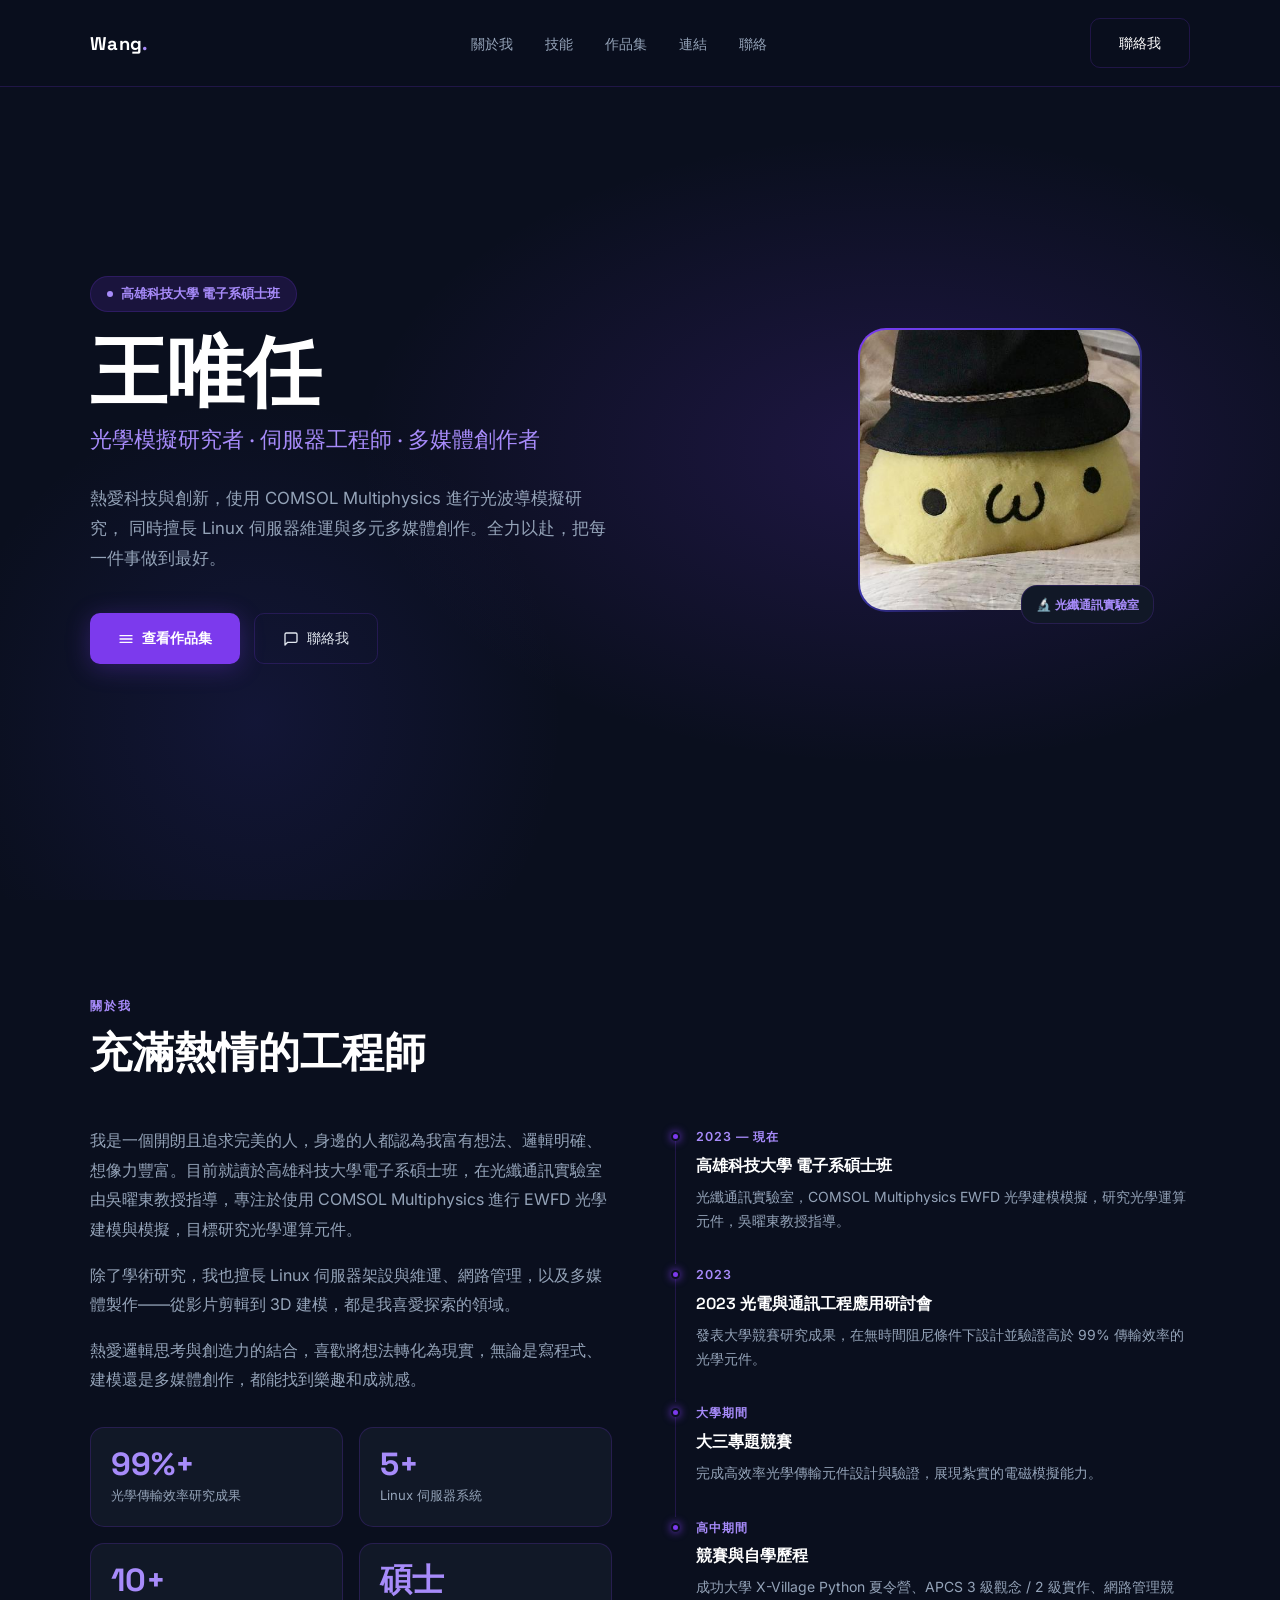
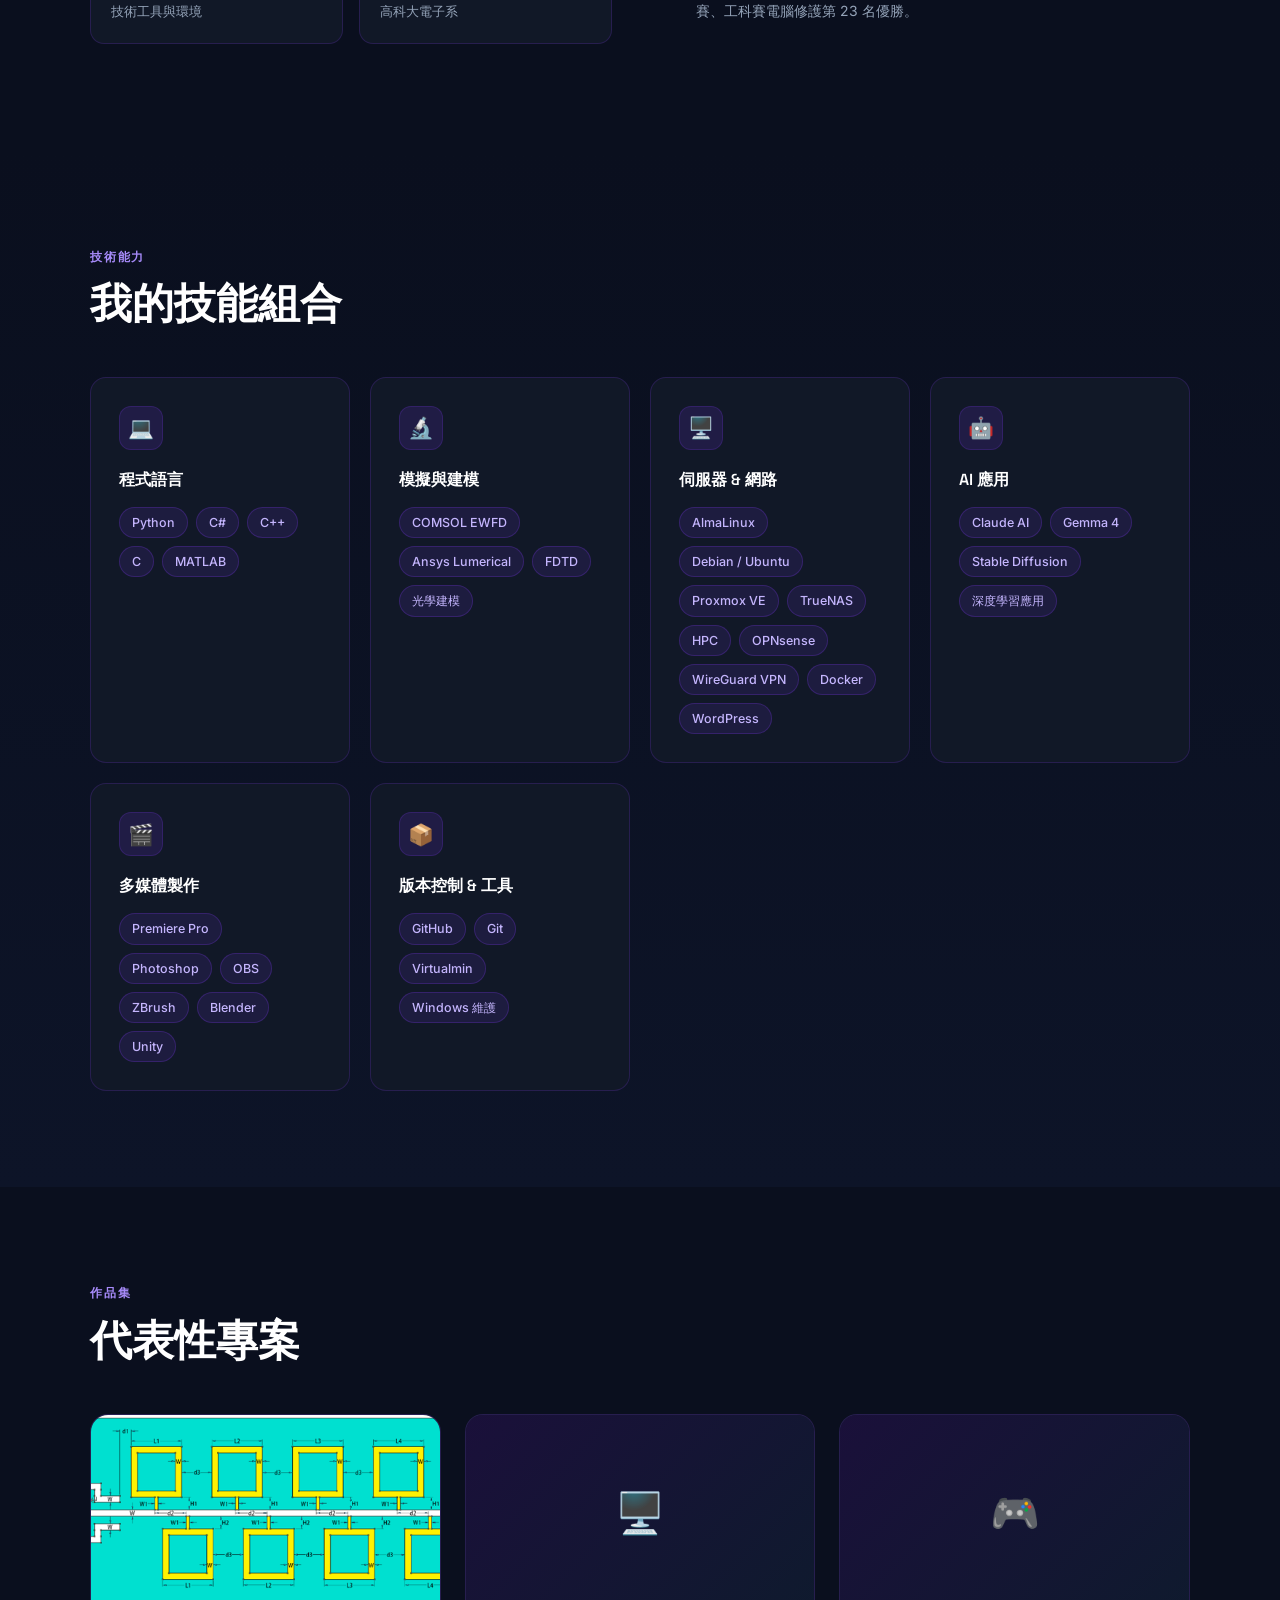
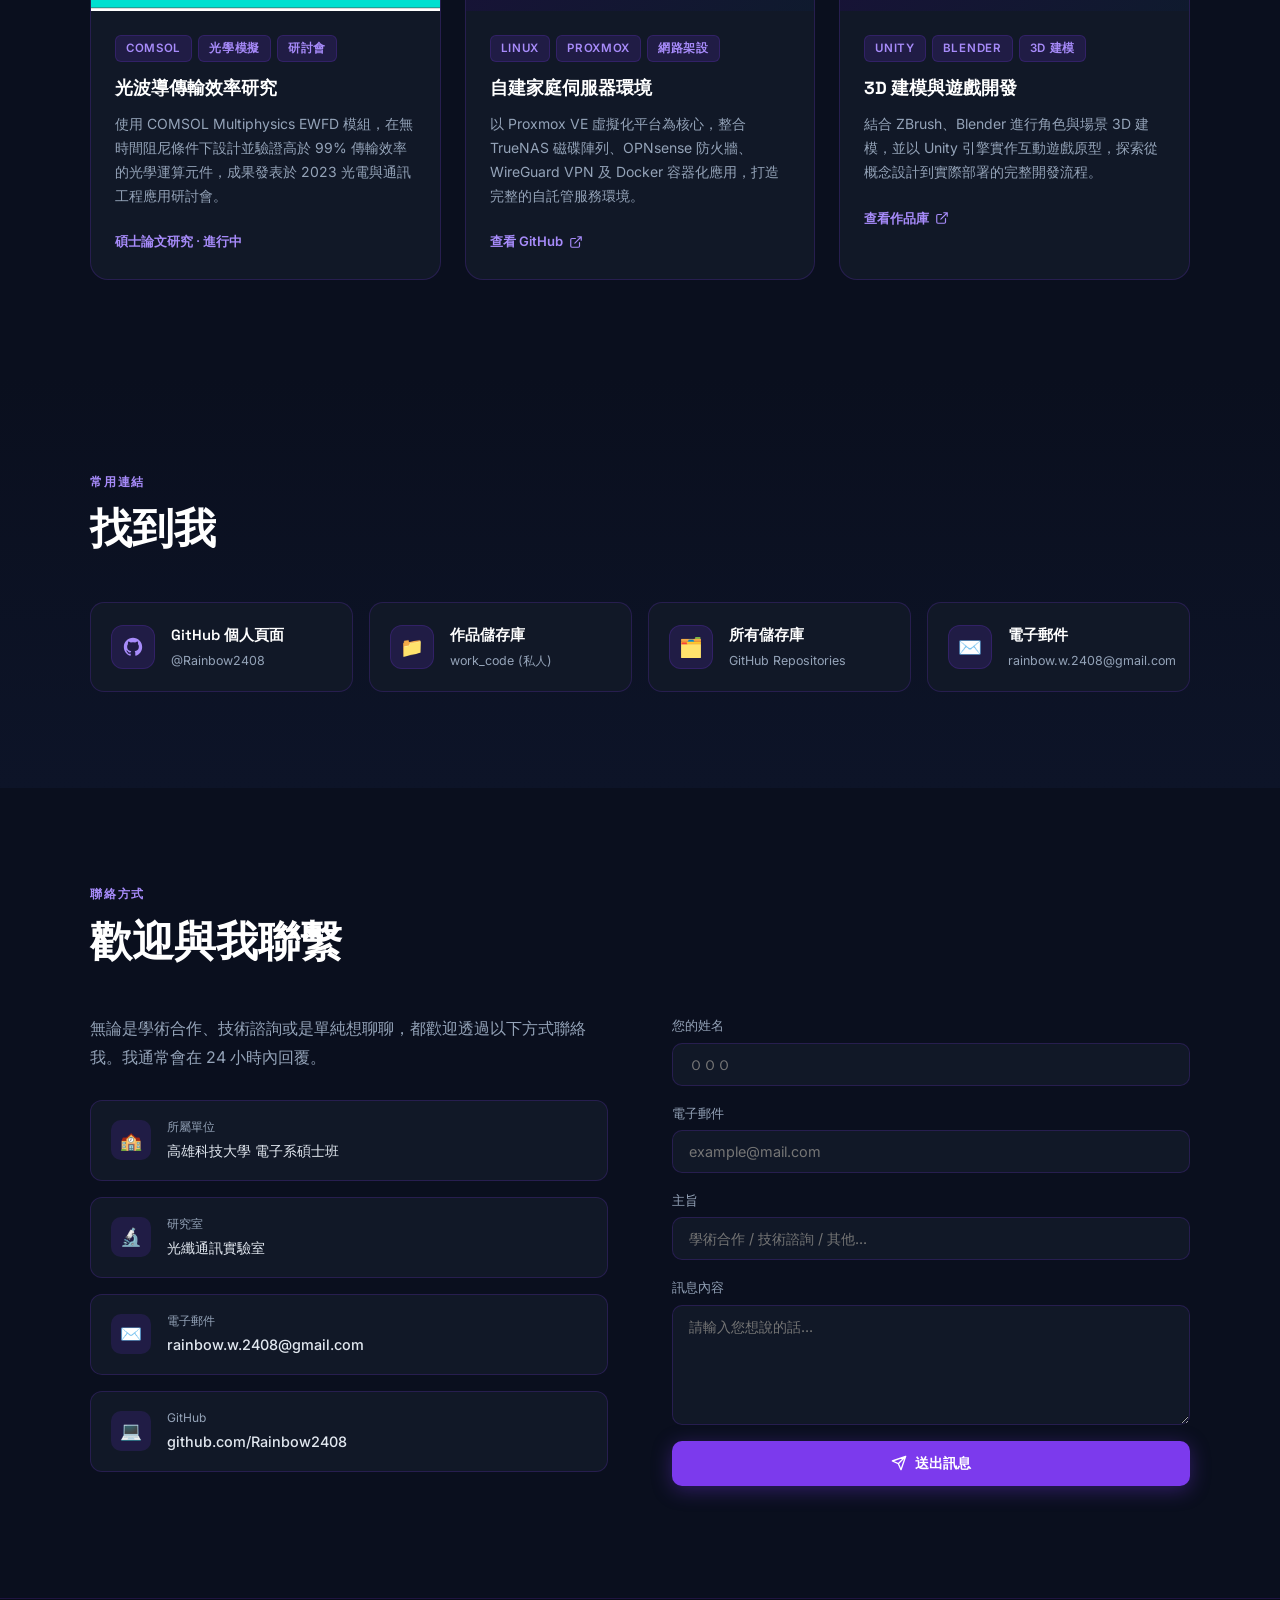
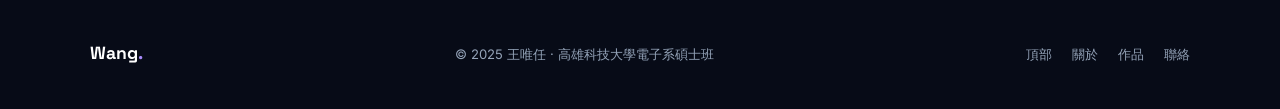
<file: index.html>
<!DOCTYPE html>
<html lang="zh-TW">
<head>
  <meta charset="UTF-8" />
  <meta name="viewport" content="width=device-width, initial-scale=1.0" />
  <title>個人作品集 | 高雄科技大學電子系碩士生</title>
  <link rel="preconnect" href="https://fonts.googleapis.com" />
  <link rel="preconnect" href="https://fonts.gstatic.com" crossorigin />
  <link href="https://fonts.googleapis.com/css2?family=Space+Grotesk:wght@300;400;500;600;700&family=Inter:wght@300;400;500;600&display=swap" rel="stylesheet" />

  <style>
    *, *::before, *::after { box-sizing: border-box; margin: 0; padding: 0; }

    :root {
      --bg:       #0A0F1E;
      --bg-card:  #111827;
      --bg-glass: rgba(17, 24, 39, 0.7);
      --purple:   #7C3AED;
      --purple-lt:#A78BFA;
      --purple-dim:rgba(124,58,237,0.15);
      --text:     #E2E8F0;
      --text-dim: #94A3B8;
      --border:   rgba(124,58,237,0.2);
      --font-h:   'Space Grotesk', sans-serif;
      --font-b:   'Inter', sans-serif;
    }

    html { scroll-behavior: smooth; }

    body {
      background: var(--bg);
      color: var(--text);
      font-family: var(--font-b);
      font-size: 16px;
      line-height: 1.7;
      overflow-x: hidden;
    }

    a { color: var(--purple-lt); text-decoration: none; transition: color .2s; }
    a:hover { color: #fff; }
    img { max-width: 100%; display: block; }

    .container { width: min(1100px, 90vw); margin: 0 auto; }
    section { padding: 96px 0; }

    .section-eyebrow {
      font-family: var(--font-h);
      font-size: .75rem;
      font-weight: 600;
      letter-spacing: .15em;
      text-transform: uppercase;
      color: var(--purple-lt);
      margin-bottom: 12px;
    }

    .section-title {
      font-family: var(--font-h);
      font-size: clamp(1.8rem, 4vw, 2.6rem);
      font-weight: 700;
      color: #fff;
      margin-bottom: 48px;
      line-height: 1.2;
    }

    /* Navbar */
    nav {
      position: fixed;
      top: 0; left: 0; right: 0;
      z-index: 100;
      padding: 18px 0;
      background: rgba(10,15,30,0.85);
      backdrop-filter: blur(14px);
      border-bottom: 1px solid var(--border);
    }

    .nav-inner {
      display: flex;
      align-items: center;
      justify-content: space-between;
    }

    .nav-logo {
      font-family: var(--font-h);
      font-size: 1.15rem;
      font-weight: 700;
      color: #fff;
      letter-spacing: .02em;
    }
    .nav-logo span { color: var(--purple-lt); }

    .nav-links { display: flex; gap: 32px; list-style: none; }
    .nav-links a { font-size: .875rem; font-weight: 500; color: var(--text-dim); transition: color .2s; }
    .nav-links a:hover { color: #fff; }

    .nav-cta {
      font-size: .875rem;
      font-weight: 600;
      padding: 8px 20px;
      border-radius: 8px;
      background: var(--purple);
      color: #fff !important;
      transition: background .2s, transform .15s;
    }
    .nav-cta:hover { background: #6D28D9; transform: translateY(-1px); }

    .hamburger {
      display: none;
      flex-direction: column;
      gap: 5px;
      cursor: pointer;
      background: none;
      border: none;
      padding: 4px;
    }
    .hamburger span {
      display: block; width: 22px; height: 2px;
      background: var(--text); border-radius: 2px; transition: all .3s;
    }

    .mobile-menu {
      display: none;
      flex-direction: column;
      background: var(--bg-card);
      border-top: 1px solid var(--border);
      padding: 16px 0;
    }
    .mobile-menu.open { display: flex; }
    .mobile-menu a { padding: 12px 24px; font-size: .9rem; color: var(--text-dim); font-weight: 500; }
    .mobile-menu a:hover { color: #fff; background: var(--purple-dim); }

    /* Hero */
    #hero {
      position: relative;
      min-height: 100vh;
      display: flex;
      align-items: center;
      overflow: hidden;
      padding: 120px 0 80px;
    }

    .hero-bg { position: absolute; inset: 0; z-index: 0; background: var(--bg); }
    .hero-bg::before {
      content: '';
      position: absolute; inset: 0;
      background:
        radial-gradient(ellipse 60% 50% at 70% 50%, rgba(124,58,237,0.18) 0%, transparent 70%),
        radial-gradient(ellipse 40% 60% at 20% 80%, rgba(79,70,229,0.12) 0%, transparent 60%);
    }

    .beam {
      position: absolute;
      height: 1px;
      background: linear-gradient(90deg, transparent, var(--purple-lt), transparent);
      opacity: 0;
      animation: beam-travel 4s ease-in-out infinite;
    }
    .beam:nth-child(1) { top: 28%; width: 60%; left: 30%; animation-delay: 0s; }
    .beam:nth-child(2) { top: 42%; width: 45%; left: 40%; animation-delay: 1.2s; }
    .beam:nth-child(3) { top: 56%; width: 55%; left: 25%; animation-delay: 2.4s; }
    .beam:nth-child(4) { top: 70%; width: 35%; left: 50%; animation-delay: 0.8s; }

    @keyframes beam-travel {
      0%   { opacity: 0; transform: scaleX(0) translateX(-10%); }
      20%  { opacity: .6; }
      50%  { opacity: .3; transform: scaleX(1) translateX(0); }
      80%  { opacity: .6; }
      100% { opacity: 0; transform: scaleX(0) translateX(10%); }
    }

    .hero-inner {
      position: relative; z-index: 1;
      display: grid;
      grid-template-columns: 1fr 380px;
      gap: 64px;
      align-items: center;
    }

    .hero-tag {
      display: inline-flex;
      align-items: center;
      gap: 8px;
      background: var(--purple-dim);
      border: 1px solid var(--border);
      border-radius: 100px;
      padding: 6px 16px;
      font-size: .8rem;
      font-weight: 600;
      color: var(--purple-lt);
      margin-bottom: 20px;
    }
    .hero-tag::before {
      content: '';
      width: 6px; height: 6px;
      border-radius: 50%;
      background: var(--purple-lt);
      animation: pulse-dot 2s ease-in-out infinite;
    }
    @keyframes pulse-dot {
      0%,100% { opacity:1; transform:scale(1); }
      50% { opacity:.4; transform:scale(.7); }
    }

    .hero-name {
      font-family: var(--font-h);
      font-size: clamp(2.6rem, 7vw, 4.8rem);
      font-weight: 700;
      line-height: 1.05;
      color: #fff;
      margin-bottom: 8px;
    }

    .hero-role {
      font-family: var(--font-h);
      font-size: clamp(1rem, 2.5vw, 1.4rem);
      font-weight: 400;
      color: var(--purple-lt);
      margin-bottom: 24px;
    }

    .hero-desc {
      font-size: 1.05rem;
      color: var(--text-dim);
      max-width: 520px;
      margin-bottom: 40px;
      line-height: 1.8;
    }

    .hero-btns { display: flex; flex-wrap: wrap; gap: 14px; }

    .btn-primary {
      display: inline-flex; align-items: center; gap: 8px;
      background: var(--purple);
      color: #fff; font-weight: 600; font-size: .9rem;
      padding: 12px 28px; border-radius: 10px;
      transition: background .2s, transform .15s, box-shadow .2s;
      box-shadow: 0 4px 24px rgba(124,58,237,0.3);
    }
    .btn-primary:hover { background: #6D28D9; transform: translateY(-2px); box-shadow: 0 8px 32px rgba(124,58,237,.45); color:#fff; }

    .btn-ghost {
      display: inline-flex; align-items: center; gap: 8px;
      background: transparent; color: var(--text);
      font-weight: 500; font-size: .9rem;
      padding: 12px 28px; border-radius: 10px;
      border: 1px solid var(--border);
      transition: border-color .2s, background .2s, transform .15s;
    }
    .btn-ghost:hover { border-color: var(--purple-lt); background: var(--purple-dim); transform: translateY(-2px); color:#fff; }

    .hero-avatar-wrap { display: flex; justify-content: center; align-items: center; }

    .avatar-card { position: relative; width: 280px; }
    .avatar-card::before {
      content: ''; position: absolute; inset: -2px; border-radius: 28px;
      background: linear-gradient(135deg, var(--purple), #4F46E5, transparent 70%); z-index: 0;
    }

    .avatar-img-wrap {
      position: relative; z-index: 1;
      border-radius: 26px; overflow: hidden;
      background: var(--bg-card); aspect-ratio: 1/1;
    }
    .avatar-img-wrap img { width: 100%; height: 100%; object-fit: cover; }

    .avatar-placeholder {
      width: 100%; height: 100%;
      display: flex; flex-direction: column; align-items: center; justify-content: center;
      background: linear-gradient(145deg, #1a2035, #0f172a);
      color: var(--text-dim); font-size: .8rem; gap: 12px;
    }
    .avatar-placeholder svg { width: 64px; height: 64px; color: var(--purple-lt); opacity: .6; }

    .avatar-badge {
      position: absolute; bottom: -14px; right: -14px; z-index: 2;
      background: var(--bg-card); border: 1px solid var(--border);
      border-radius: 16px; padding: 8px 14px;
      font-size: .78rem; font-weight: 600; color: var(--purple-lt);
      backdrop-filter: blur(8px); white-space: nowrap;
    }

    /* About */
    .about-grid { display: grid; grid-template-columns: 1fr 1fr; gap: 56px; align-items: start; }
    .about-text p { color: var(--text-dim); margin-bottom: 16px; line-height: 1.85; }

    .about-stats { display: grid; grid-template-columns: 1fr 1fr; gap: 16px; margin-top: 32px; }

    .stat-card {
      background: var(--bg-card); border: 1px solid var(--border);
      border-radius: 14px; padding: 20px;
    }
    .stat-card .num { font-family: var(--font-h); font-size: 2rem; font-weight: 700; color: var(--purple-lt); line-height: 1; margin-bottom: 4px; }
    .stat-card .label { font-size: .82rem; color: var(--text-dim); }

    .timeline { display: flex; flex-direction: column; }

    .tl-item { position: relative; padding: 0 0 32px 28px; }
    .tl-item::before {
      content: ''; position: absolute; left: 7px; top: 6px; bottom: 0;
      width: 1px; background: var(--border);
    }
    .tl-item:last-child::before { display: none; }
    .tl-item::after {
      content: ''; position: absolute; left: 3px; top: 6px;
      width: 9px; height: 9px; border-radius: 50%;
      background: var(--purple); border: 2px solid var(--bg); box-shadow: 0 0 8px var(--purple);
    }

    .tl-period { font-size: .78rem; font-weight: 600; color: var(--purple-lt); text-transform: uppercase; letter-spacing: .08em; margin-bottom: 4px; }
    .tl-title { font-family: var(--font-h); font-size: 1rem; font-weight: 600; color: #fff; margin-bottom: 6px; }
    .tl-desc { font-size: .875rem; color: var(--text-dim); line-height: 1.7; }

    /* Skills */
    #skills { background: linear-gradient(180deg, var(--bg) 0%, #0d1428 100%); }

    .skills-grid { display: grid; grid-template-columns: repeat(auto-fit, minmax(260px, 1fr)); gap: 20px; }

    .skill-category {
      background: var(--bg-card); border: 1px solid var(--border);
      border-radius: 16px; padding: 28px;
      transition: border-color .2s, transform .2s;
    }
    .skill-category:hover { border-color: rgba(124,58,237,.5); transform: translateY(-3px); }

    .skill-cat-icon {
      width: 44px; height: 44px; border-radius: 12px;
      background: var(--purple-dim); border: 1px solid var(--border);
      display: flex; align-items: center; justify-content: center;
      font-size: 1.3rem; margin-bottom: 16px;
    }
    .skill-cat-name { font-family: var(--font-h); font-size: 1rem; font-weight: 600; color: #fff; margin-bottom: 14px; }
    .skill-tags { display: flex; flex-wrap: wrap; gap: 8px; }
    .skill-tag {
      font-size: .78rem; font-weight: 500; padding: 4px 12px;
      border-radius: 100px; background: rgba(124,58,237,.12);
      border: 1px solid rgba(124,58,237,.25); color: #C4B5FD; white-space: nowrap;
    }

    /* Portfolio */
    .portfolio-grid { display: grid; grid-template-columns: repeat(auto-fit, minmax(300px, 1fr)); gap: 24px; }

    .project-card {
      background: var(--bg-card); border: 1px solid var(--border);
      border-radius: 18px; overflow: hidden;
      transition: border-color .2s, transform .25s, box-shadow .25s;
    }
    .project-card:hover { border-color: rgba(124,58,237,.5); transform: translateY(-6px); box-shadow: 0 16px 48px rgba(0,0,0,.4); }

    .project-banner {
      width: 100%; aspect-ratio: 16/9;
      background: linear-gradient(135deg, #1a103a, #0f1a2e);
      overflow: hidden;
    }
    .project-banner img { width: 100%; height: 100%; object-fit: cover; }
    .project-banner-ph { width: 100%; height: 100%; display: flex; align-items: center; justify-content: center; font-size: 2.5rem; }

    .project-body { padding: 24px; }

    .project-tags { display: flex; flex-wrap: wrap; gap: 6px; margin-bottom: 12px; }
    .project-tag {
      font-size: .72rem; font-weight: 600; text-transform: uppercase; letter-spacing: .06em;
      padding: 3px 10px; border-radius: 6px;
      background: var(--purple-dim); color: var(--purple-lt); border: 1px solid var(--border);
    }

    .project-title { font-family: var(--font-h); font-size: 1.1rem; font-weight: 700; color: #fff; margin-bottom: 8px; }
    .project-desc { font-size: .875rem; color: var(--text-dim); line-height: 1.7; margin-bottom: 20px; }

    .project-link {
      display: inline-flex; align-items: center; gap: 6px;
      font-size: .82rem; font-weight: 600; color: var(--purple-lt);
      transition: color .2s, gap .2s;
    }
    .project-link:hover { color: #fff; gap: 10px; }
    .project-link svg { width: 14px; height: 14px; }

    /* Links */
    #links { background: linear-gradient(180deg, var(--bg) 0%, #0d1428 100%); }

    .links-grid { display: grid; grid-template-columns: repeat(auto-fit, minmax(200px, 1fr)); gap: 16px; }

    .link-card {
      display: flex; align-items: center; gap: 16px;
      background: var(--bg-card); border: 1px solid var(--border);
      border-radius: 14px; padding: 20px;
      transition: border-color .2s, transform .2s, background .2s;
    }
    .link-card:hover { border-color: rgba(124,58,237,.5); background: var(--purple-dim); transform: translateY(-2px); }

    .link-icon {
      flex-shrink: 0; width: 44px; height: 44px; border-radius: 12px;
      background: var(--purple-dim); border: 1px solid var(--border);
      display: flex; align-items: center; justify-content: center; font-size: 1.2rem;
    }

    .link-info .link-name { font-family: var(--font-h); font-size: .92rem; font-weight: 600; color: #fff; margin-bottom: 2px; }
    .link-info .link-handle { font-size: .78rem; color: var(--text-dim); }

    /* Contact */
    .contact-inner { display: grid; grid-template-columns: 1fr 1fr; gap: 64px; align-items: start; }

    .contact-info-list { display: flex; flex-direction: column; gap: 16px; margin-top: 8px; }

    .contact-item {
      display: flex; align-items: center; gap: 16px;
      padding: 16px 20px; background: var(--bg-card);
      border: 1px solid var(--border); border-radius: 12px;
    }
    .contact-item-icon {
      width: 40px; height: 40px; flex-shrink: 0;
      border-radius: 10px; background: var(--purple-dim);
      display: flex; align-items: center; justify-content: center; font-size: 1.1rem;
    }
    .contact-item-text .ci-label { font-size: .75rem; color: var(--text-dim); margin-bottom: 2px; }
    .contact-item-text .ci-value { font-size: .9rem; font-weight: 500; color: var(--text); }

    .contact-form { display: flex; flex-direction: column; gap: 16px; }
    .form-group { display: flex; flex-direction: column; gap: 6px; }
    .form-group label { font-size: .82rem; font-weight: 500; color: var(--text-dim); }

    .form-group input,
    .form-group textarea {
      background: var(--bg-card); border: 1px solid var(--border);
      border-radius: 10px; padding: 12px 16px;
      font-family: var(--font-b); font-size: .9rem; color: var(--text);
      outline: none; transition: border-color .2s; resize: vertical;
    }
    .form-group input:focus,
    .form-group textarea:focus { border-color: var(--purple-lt); }
    .form-group textarea { min-height: 120px; }

    .form-submit {
      display: inline-flex; align-items: center; justify-content: center; gap: 8px;
      background: var(--purple); color: #fff;
      font-family: var(--font-b); font-size: .9rem; font-weight: 600;
      padding: 13px 32px; border-radius: 10px; border: none; cursor: pointer;
      transition: background .2s, transform .15s;
      box-shadow: 0 4px 20px rgba(124,58,237,.35);
    }
    .form-submit:hover { background: #6D28D9; transform: translateY(-2px); }
    .form-note { font-size: .78rem; color: var(--text-dim); text-align: center; }

    /* Footer */
    footer {
      background: #070B17; border-top: 1px solid var(--border); padding: 40px 0;
    }
    .footer-inner { display: flex; align-items: center; justify-content: space-between; flex-wrap: wrap; gap: 20px; }
    .footer-logo { font-family: var(--font-h); font-size: 1.1rem; font-weight: 700; color: #fff; }
    .footer-logo span { color: var(--purple-lt); }
    .footer-copy { font-size: .82rem; color: var(--text-dim); }
    .footer-links { display: flex; gap: 20px; list-style: none; }
    .footer-links a { font-size: .82rem; color: var(--text-dim); }
    .footer-links a:hover { color: var(--purple-lt); }

    /* Scroll reveal */
    .reveal { opacity: 0; transform: translateY(30px); transition: opacity .65s ease, transform .65s ease; }
    .reveal.visible { opacity: 1; transform: translateY(0); }

    /* Responsive */
    @media (max-width: 900px) {
      .hero-inner { grid-template-columns: 1fr; text-align: center; }
      .hero-avatar-wrap { display: none; }
      .hero-desc { margin: 0 auto 40px; }
      .hero-btns { justify-content: center; }
      .hero-tag { justify-content: center; }
      .about-grid { grid-template-columns: 1fr; }
      .contact-inner { grid-template-columns: 1fr; gap: 40px; }
    }

    @media (max-width: 680px) {
      section { padding: 64px 0; }
      .nav-links { display: none; }
      .nav-cta.desktop { display: none; }
      .hamburger { display: flex; }
      .about-stats { grid-template-columns: 1fr 1fr; }
      .footer-inner { flex-direction: column; align-items: flex-start; gap: 12px; }
    }

    @media (prefers-reduced-motion: reduce) {
      .beam, .hero-tag::before { animation: none; }
      .reveal { opacity: 1; transform: none; transition: none; }
    }
  </style>
</head>
<body>

  <!-- Navbar -->
  <nav id="navbar">
    <div class="container">
      <div class="nav-inner">
        <div class="nav-logo">Wang<span>.</span></div>
        <ul class="nav-links">
          <li><a href="#about">關於我</a></li>
          <li><a href="#skills">技能</a></li>
          <li><a href="#portfolio">作品集</a></li>
          <li><a href="#links">連結</a></li>
          <li><a href="#contact">聯絡</a></li>
        </ul>
        <a href="#contact" class="btn-ghost nav-cta desktop">聯絡我</a>
        <button class="hamburger" id="hamburger" aria-label="選單">
          <span></span><span></span><span></span>
        </button>
      </div>
    </div>
    <div class="mobile-menu" id="mobile-menu">
      <a href="#about" class="mob-link">關於我</a>
      <a href="#skills" class="mob-link">技能</a>
      <a href="#portfolio" class="mob-link">作品集</a>
      <a href="#links" class="mob-link">連結</a>
      <a href="#contact" class="mob-link">聯絡我</a>
    </div>
  </nav>

  <!-- Hero -->
  <section id="hero">
    <div class="hero-bg">
      <div class="beam"></div>
      <div class="beam"></div>
      <div class="beam"></div>
      <div class="beam"></div>
    </div>
    <div class="container">
      <div class="hero-inner">
        <div class="hero-text">
          <div class="hero-tag">高雄科技大學 電子系碩士班</div>
          <h1 class="hero-name">王唯任</h1>
          <p class="hero-role">光學模擬研究者 · 伺服器工程師 · 多媒體創作者</p>
          <p class="hero-desc">
            熱愛科技與創新，使用 COMSOL Multiphysics 進行光波導模擬研究，
            同時擅長 Linux 伺服器維運與多元多媒體創作。全力以赴，把每一件事做到最好。
          </p>
          <div class="hero-btns">
            <a href="#portfolio" class="btn-primary">
              <svg xmlns="http://www.w3.org/2000/svg" width="16" height="16" fill="none" viewBox="0 0 24 24" stroke="currentColor" stroke-width="2"><path stroke-linecap="round" stroke-linejoin="round" d="M3 7h18M3 12h18M3 17h18"/></svg>
              查看作品集
            </a>
            <a href="#contact" class="btn-ghost">
              <svg xmlns="http://www.w3.org/2000/svg" width="16" height="16" fill="none" viewBox="0 0 24 24" stroke="currentColor" stroke-width="2"><path stroke-linecap="round" stroke-linejoin="round" d="M21 15a2 2 0 01-2 2H7l-4 4V5a2 2 0 012-2h14a2 2 0 012 2z"/></svg>
              聯絡我
            </a>
          </div>
        </div>

        <div class="hero-avatar-wrap">
          <div class="avatar-card">
            <div class="avatar-img-wrap" id="avatar-wrap">
              <img src="avatar.jpg" alt="個人頭像" id="avatar-img" ondragstart="return false;" />
            </div>
            <div class="avatar-badge">🔬 光纖通訊實驗室</div>
          </div>
        </div>
      </div>
    </div>
  </section>

  <!-- About -->
  <section id="about">
    <div class="container">
      <div class="reveal">
        <p class="section-eyebrow">關於我</p>
        <h2 class="section-title">充滿熱情的工程師</h2>
      </div>
      <div class="about-grid reveal">
        <div class="about-text">
          <p>我是一個開朗且追求完美的人，身邊的人都認為我富有想法、邏輯明確、想像力豐富。目前就讀於高雄科技大學電子系碩士班，在光纖通訊實驗室由吳曜東教授指導，專注於使用 COMSOL Multiphysics 進行 EWFD 光學建模與模擬，目標研究光學運算元件。</p>
          <p>除了學術研究，我也擅長 Linux 伺服器架設與維運、網路管理，以及多媒體製作——從影片剪輯到 3D 建模，都是我喜愛探索的領域。</p>
          <p>熱愛邏輯思考與創造力的結合，喜歡將想法轉化為現實，無論是寫程式、建模還是多媒體創作，都能找到樂趣和成就感。</p>
          <div class="about-stats">
            <div class="stat-card">
              <div class="num">99%+</div>
              <div class="label">光學傳輸效率研究成果</div>
            </div>
            <div class="stat-card">
              <div class="num">5+</div>
              <div class="label">Linux 伺服器系統</div>
            </div>
            <div class="stat-card">
              <div class="num">10+</div>
              <div class="label">技術工具與環境</div>
            </div>
            <div class="stat-card">
              <div class="num">碩士</div>
              <div class="label">高科大電子系</div>
            </div>
          </div>
        </div>

        <div class="timeline">
          <div class="tl-item">
            <div class="tl-period">2023 — 現在</div>
            <div class="tl-title">高雄科技大學 電子系碩士班</div>
            <div class="tl-desc">光纖通訊實驗室，COMSOL Multiphysics EWFD 光學建模模擬，研究光學運算元件，吳曜東教授指導。</div>
          </div>
          <div class="tl-item">
            <div class="tl-period">2023</div>
            <div class="tl-title">2023 光電與通訊工程應用研討會</div>
            <div class="tl-desc">發表大學競賽研究成果，在無時間阻尼條件下設計並驗證高於 99% 傳輸效率的光學元件。</div>
          </div>
          <div class="tl-item">
            <div class="tl-period">大學期間</div>
            <div class="tl-title">大三專題競賽</div>
            <div class="tl-desc">完成高效率光學傳輸元件設計與驗證，展現紮實的電磁模擬能力。</div>
          </div>
          <div class="tl-item">
            <div class="tl-period">高中期間</div>
            <div class="tl-title">競賽與自學歷程</div>
            <div class="tl-desc">成功大學 X-Village Python 夏令營、APCS 3 級觀念 / 2 級實作、網路管理競賽、工科賽電腦修護第 23 名優勝。</div>
          </div>
        </div>
      </div>
    </div>
  </section>

  <!-- Skills -->
  <section id="skills">
    <div class="container">
      <div class="reveal">
        <p class="section-eyebrow">技術能力</p>
        <h2 class="section-title">我的技能組合</h2>
      </div>
      <div class="skills-grid reveal">

        <div class="skill-category">
          <div class="skill-cat-icon">💻</div>
          <div class="skill-cat-name">程式語言</div>
          <div class="skill-tags">
            <span class="skill-tag">Python</span>
            <span class="skill-tag">C#</span>
            <span class="skill-tag">C++</span>
            <span class="skill-tag">C</span>
            <span class="skill-tag">MATLAB</span>
          </div>
        </div>

        <div class="skill-category">
          <div class="skill-cat-icon">🔬</div>
          <div class="skill-cat-name">模擬與建模</div>
          <div class="skill-tags">
            <span class="skill-tag">COMSOL EWFD</span>
            <span class="skill-tag">Ansys Lumerical</span>
            <span class="skill-tag">FDTD</span>
            <span class="skill-tag">光學建模</span>
          </div>
        </div>

        <div class="skill-category">
          <div class="skill-cat-icon">🖥️</div>
          <div class="skill-cat-name">伺服器 & 網路</div>
          <div class="skill-tags">
            <span class="skill-tag">AlmaLinux</span>
            <span class="skill-tag">Debian / Ubuntu</span>
            <span class="skill-tag">Proxmox VE</span>
            <span class="skill-tag">TrueNAS</span>
            <span class="skill-tag">HPC</span>
            <span class="skill-tag">OPNsense</span>
            <span class="skill-tag">WireGuard VPN</span>
            <span class="skill-tag">Docker</span>
            <span class="skill-tag">WordPress</span>
          </div>
        </div>

        <div class="skill-category">
          <div class="skill-cat-icon">🤖</div>
          <div class="skill-cat-name">AI 應用</div>
          <div class="skill-tags">
            <span class="skill-tag">Claude AI</span>
            <span class="skill-tag">Gemma 4</span>
            <span class="skill-tag">Stable Diffusion</span>
            <span class="skill-tag">深度學習應用</span>
          </div>
        </div>

        <div class="skill-category">
          <div class="skill-cat-icon">🎬</div>
          <div class="skill-cat-name">多媒體製作</div>
          <div class="skill-tags">
            <span class="skill-tag">Premiere Pro</span>
            <span class="skill-tag">Photoshop</span>
            <span class="skill-tag">OBS</span>
            <span class="skill-tag">ZBrush</span>
            <span class="skill-tag">Blender</span>
            <span class="skill-tag">Unity</span>
          </div>
        </div>

        <div class="skill-category">
          <div class="skill-cat-icon">📦</div>
          <div class="skill-cat-name">版本控制 & 工具</div>
          <div class="skill-tags">
            <span class="skill-tag">GitHub</span>
            <span class="skill-tag">Git</span>
            <span class="skill-tag">Virtualmin</span>
            <span class="skill-tag">Windows 維護</span>
          </div>
        </div>

      </div>
    </div>
  </section>

  <!-- Portfolio -->
  <section id="portfolio">
    <div class="container">
      <div class="reveal">
        <p class="section-eyebrow">作品集</p>
        <h2 class="section-title">代表性專案</h2>
      </div>
      <div class="portfolio-grid reveal">

        <div class="project-card">
          <div class="project-banner" id="banner-1">
            <img src="project-01.png" alt="光波導研究" id="banner-img-1" />
          </div>
          <div class="project-body">
            <div class="project-tags">
              <span class="project-tag">COMSOL</span>
              <span class="project-tag">光學模擬</span>
              <span class="project-tag">研討會</span>
            </div>
            <h3 class="project-title">光波導傳輸效率研究</h3>
            <p class="project-desc">使用 COMSOL Multiphysics EWFD 模組，在無時間阻尼條件下設計並驗證高於 99% 傳輸效率的光學運算元件，成果發表於 2023 光電與通訊工程應用研討會。</p>
            <span class="project-link" style="cursor:default;">碩士論文研究 · 進行中</span>
          </div>
        </div>

        <div class="project-card">
          <div class="project-banner">
            <div class="project-banner-ph">🖥️</div>
          </div>
          <div class="project-body">
            <div class="project-tags">
              <span class="project-tag">Linux</span>
              <span class="project-tag">Proxmox</span>
              <span class="project-tag">網路架設</span>
            </div>
            <h3 class="project-title">自建家庭伺服器環境</h3>
            <p class="project-desc">以 Proxmox VE 虛擬化平台為核心，整合 TrueNAS 磁碟陣列、OPNsense 防火牆、WireGuard VPN 及 Docker 容器化應用，打造完整的自託管服務環境。</p>
            <a href="https://github.com/Rainbow2408?tab=repositories" target="_blank" class="project-link">
              查看 GitHub
              <svg xmlns="http://www.w3.org/2000/svg" viewBox="0 0 24 24" fill="none" stroke="currentColor" stroke-width="2"><path stroke-linecap="round" stroke-linejoin="round" d="M18 13v6a2 2 0 01-2 2H5a2 2 0 01-2-2V8a2 2 0 012-2h6M15 3h6v6M10 14L21 3"/></svg>
            </a>
          </div>
        </div>

        <div class="project-card">
          <div class="project-banner">
            <div class="project-banner-ph">🎮</div>
          </div>
          <div class="project-body">
            <div class="project-tags">
              <span class="project-tag">Unity</span>
              <span class="project-tag">Blender</span>
              <span class="project-tag">3D 建模</span>
            </div>
            <h3 class="project-title">3D 建模與遊戲開發</h3>
            <p class="project-desc">結合 ZBrush、Blender 進行角色與場景 3D 建模，並以 Unity 引擎實作互動遊戲原型，探索從概念設計到實際部署的完整開發流程。</p>
            <a href="https://github.com/Rainbow2408/work_code" target="_blank" class="project-link">
              查看作品庫
              <svg xmlns="http://www.w3.org/2000/svg" viewBox="0 0 24 24" fill="none" stroke="currentColor" stroke-width="2"><path stroke-linecap="round" stroke-linejoin="round" d="M18 13v6a2 2 0 01-2 2H5a2 2 0 01-2-2V8a2 2 0 012-2h6M15 3h6v6M10 14L21 3"/></svg>
            </a>
          </div>
        </div>

      </div>
    </div>
  </section>

  <!-- Links -->
  <section id="links">
    <div class="container">
      <div class="reveal">
        <p class="section-eyebrow">常用連結</p>
        <h2 class="section-title">找到我</h2>
      </div>
      <div class="links-grid reveal">

        <a href="https://github.com/Rainbow2408" target="_blank" class="link-card">
          <div class="link-icon">
            <svg xmlns="http://www.w3.org/2000/svg" width="22" height="22" viewBox="0 0 24 24" fill="#A78BFA"><path d="M12 2C6.477 2 2 6.477 2 12c0 4.418 2.865 8.166 6.839 9.489.5.092.682-.217.682-.482 0-.237-.009-.868-.013-1.703-2.782.605-3.369-1.342-3.369-1.342-.454-1.154-1.11-1.461-1.11-1.461-.908-.62.069-.608.069-.608 1.003.07 1.531 1.03 1.531 1.03.892 1.529 2.341 1.088 2.91.832.092-.647.35-1.088.636-1.338-2.22-.253-4.555-1.111-4.555-4.943 0-1.091.39-1.984 1.029-2.683-.103-.253-.446-1.27.098-2.647 0 0 .84-.269 2.75 1.025A9.578 9.578 0 0112 6.836a9.59 9.59 0 012.504.337c1.909-1.294 2.747-1.025 2.747-1.025.546 1.377.202 2.394.1 2.647.64.699 1.028 1.592 1.028 2.683 0 3.842-2.339 4.687-4.566 4.934.359.309.678.919.678 1.852 0 1.336-.012 2.415-.012 2.743 0 .267.18.578.688.48C19.138 20.163 22 16.417 22 12c0-5.523-4.477-10-10-10z"/></svg>
          </div>
          <div class="link-info">
            <div class="link-name">GitHub 個人頁面</div>
            <div class="link-handle">@Rainbow2408</div>
          </div>
        </a>

        <a href="https://github.com/Rainbow2408/work_code" target="_blank" class="link-card">
          <div class="link-icon">📁</div>
          <div class="link-info">
            <div class="link-name">作品儲存庫</div>
            <div class="link-handle">work_code (私人)</div>
          </div>
        </a>

        <a href="https://github.com/Rainbow2408?tab=repositories" target="_blank" class="link-card">
          <div class="link-icon">🗂️</div>
          <div class="link-info">
            <div class="link-name">所有儲存庫</div>
            <div class="link-handle">GitHub Repositories</div>
          </div>
        </a>

        <a href="mailto:rainbow.w.2408@gmail.com" class="link-card">
          <div class="link-icon">✉️</div>
          <div class="link-info">
            <div class="link-name">電子郵件</div>
            <div class="link-handle">rainbow.w.2408@gmail.com</div>
          </div>
        </a>

      </div>
    </div>
  </section>

  <!-- Contact -->
  <section id="contact">
    <div class="container">
      <div class="reveal">
        <p class="section-eyebrow">聯絡方式</p>
        <h2 class="section-title">歡迎與我聯繫</h2>
      </div>
      <div class="contact-inner reveal">
        <div>
          <p style="color:var(--text-dim); margin-bottom:28px; line-height:1.8;">無論是學術合作、技術諮詢或是單純想聊聊，都歡迎透過以下方式聯絡我。我通常會在 24 小時內回覆。</p>
          <div class="contact-info-list">
            <div class="contact-item">
              <div class="contact-item-icon">🏫</div>
              <div class="contact-item-text">
                <div class="ci-label">所屬單位</div>
                <div class="ci-value">高雄科技大學 電子系碩士班</div>
              </div>
            </div>
            <div class="contact-item">
              <div class="contact-item-icon">🔬</div>
              <div class="contact-item-text">
                <div class="ci-label">研究室</div>
                <div class="ci-value">光纖通訊實驗室</div>
              </div>
            </div>
            <div class="contact-item">
              <div class="contact-item-icon">✉️</div>
              <div class="contact-item-text">
                <div class="ci-label">電子郵件</div>
                <div class="ci-value">rainbow.w.2408@gmail.com</div>
              </div>
            </div>
            <div class="contact-item">
              <div class="contact-item-icon">💻</div>
              <div class="contact-item-text">
                <div class="ci-label">GitHub</div>
                <div class="ci-value">github.com/Rainbow2408</div>
              </div>
            </div>
          </div>
        </div>

        <div class="contact-form">
          <div class="form-group">
            <label for="name">您的姓名</label>
            <input type="text" id="cf-name" placeholder="ＯＯＯ" />
          </div>
          <div class="form-group">
            <label for="email">電子郵件</label>
            <input type="email" id="cf-email" placeholder="example@mail.com" />
          </div>
          <div class="form-group">
            <label for="subject">主旨</label>
            <input type="text" id="cf-subject" placeholder="學術合作 / 技術諮詢 / 其他..." />
          </div>
          <div class="form-group">
            <label for="message">訊息內容</label>
            <textarea id="cf-message" placeholder="請輸入您想說的話..."></textarea>
          </div>
          <button class="form-submit" onclick="handleSubmit(event)">
            <svg xmlns="http://www.w3.org/2000/svg" width="16" height="16" fill="none" viewBox="0 0 24 24" stroke="currentColor" stroke-width="2"><path stroke-linecap="round" stroke-linejoin="round" d="M22 2L11 13M22 2l-7 20-4-9-9-4 20-7z"/></svg>
            送出訊息
          </button>
          <p class="form-note" id="form-note"></p>
        </div>
      </div>
    </div>
  </section>

  <!-- Footer -->
  <footer>
    <div class="container">
      <div class="footer-inner">
        <div class="footer-logo">Wang<span>.</span></div>
        <p class="footer-copy">© 2025 王唯任 · 高雄科技大學電子系碩士班</p>
        <ul class="footer-links">
          <li><a href="#hero">頂部</a></li>
          <li><a href="#about">關於</a></li>
          <li><a href="#portfolio">作品</a></li>
          <li><a href="#contact">聯絡</a></li>
        </ul>
      </div>
    </div>
  </footer>

  <script>
    // Avatar fallback
    document.getElementById('avatar-img').addEventListener('error', function() {
      document.getElementById('avatar-wrap').innerHTML =
        '<div class="avatar-placeholder"><svg xmlns="http://www.w3.org/2000/svg" viewBox="0 0 24 24" fill="none" stroke="currentColor" stroke-width="1"><path stroke-linecap="round" stroke-linejoin="round" d="M20 21v-2a4 4 0 00-4-4H8a4 4 0 00-4 4v2M12 11a4 4 0 100-8 4 4 0 000 8z"/></svg><span>放置 avatar.jpg</span></div>';
    });

    // Banner fallback
    document.getElementById('banner-img-1').addEventListener('error', function() {
      document.getElementById('banner-1').innerHTML = '<div class="project-banner-ph">🔬</div>';
    });

    // Hamburger
    const ham = document.getElementById('hamburger');
    const mobileMenu = document.getElementById('mobile-menu');
    ham.addEventListener('click', () => mobileMenu.classList.toggle('open'));
    document.querySelectorAll('.mob-link').forEach(link =>
      link.addEventListener('click', () => mobileMenu.classList.remove('open'))
    );

    // Scroll reveal
    const reveals = document.querySelectorAll('.reveal');
    const observer = new IntersectionObserver((entries) => {
      entries.forEach(entry => {
        if (entry.isIntersecting) {
          entry.target.classList.add('visible');
          observer.unobserve(entry.target);
        }
      });
    }, { threshold: 0.12 });
    reveals.forEach(el => observer.observe(el));

    // Active nav
    const sections = document.querySelectorAll('section[id]');
    const navLinks = document.querySelectorAll('.nav-links a');
    window.addEventListener('scroll', () => {
      let current = '';
      sections.forEach(sec => {
        if (window.scrollY >= sec.offsetTop - 120) current = sec.id;
      });
      navLinks.forEach(link => {
        link.style.color = link.getAttribute('href') === '#' + current ? '#fff' : '';
      });
    }, { passive: true });

    // Contact form
    function handleSubmit(e) {
      e.preventDefault();
      const name    = document.getElementById('cf-name').value.trim();
      const email   = document.getElementById('cf-email').value.trim();
      const message = document.getElementById('cf-message').value.trim();
      const note    = document.getElementById('form-note');

      if (!name || !email || !message) {
        note.style.color = '#F87171';
        note.textContent = '請填寫姓名、電子郵件與訊息內容。';
        return;
      }

      const subject = document.getElementById('cf-subject').value.trim() || '來自個人網站的訊息';
      const body = '姓名：' + name + '\n電子郵件：' + email + '\n\n' + message;
      window.location.href = 'mailto:rainbow.w.2408@gmail.com?subject=' + encodeURIComponent(subject) + '&body=' + encodeURIComponent(body);

      note.style.color = '#86EFAC';
      note.textContent = '正在開啟您的郵件客戶端…';
    }
  </script>
</body>
</html>
</file>
